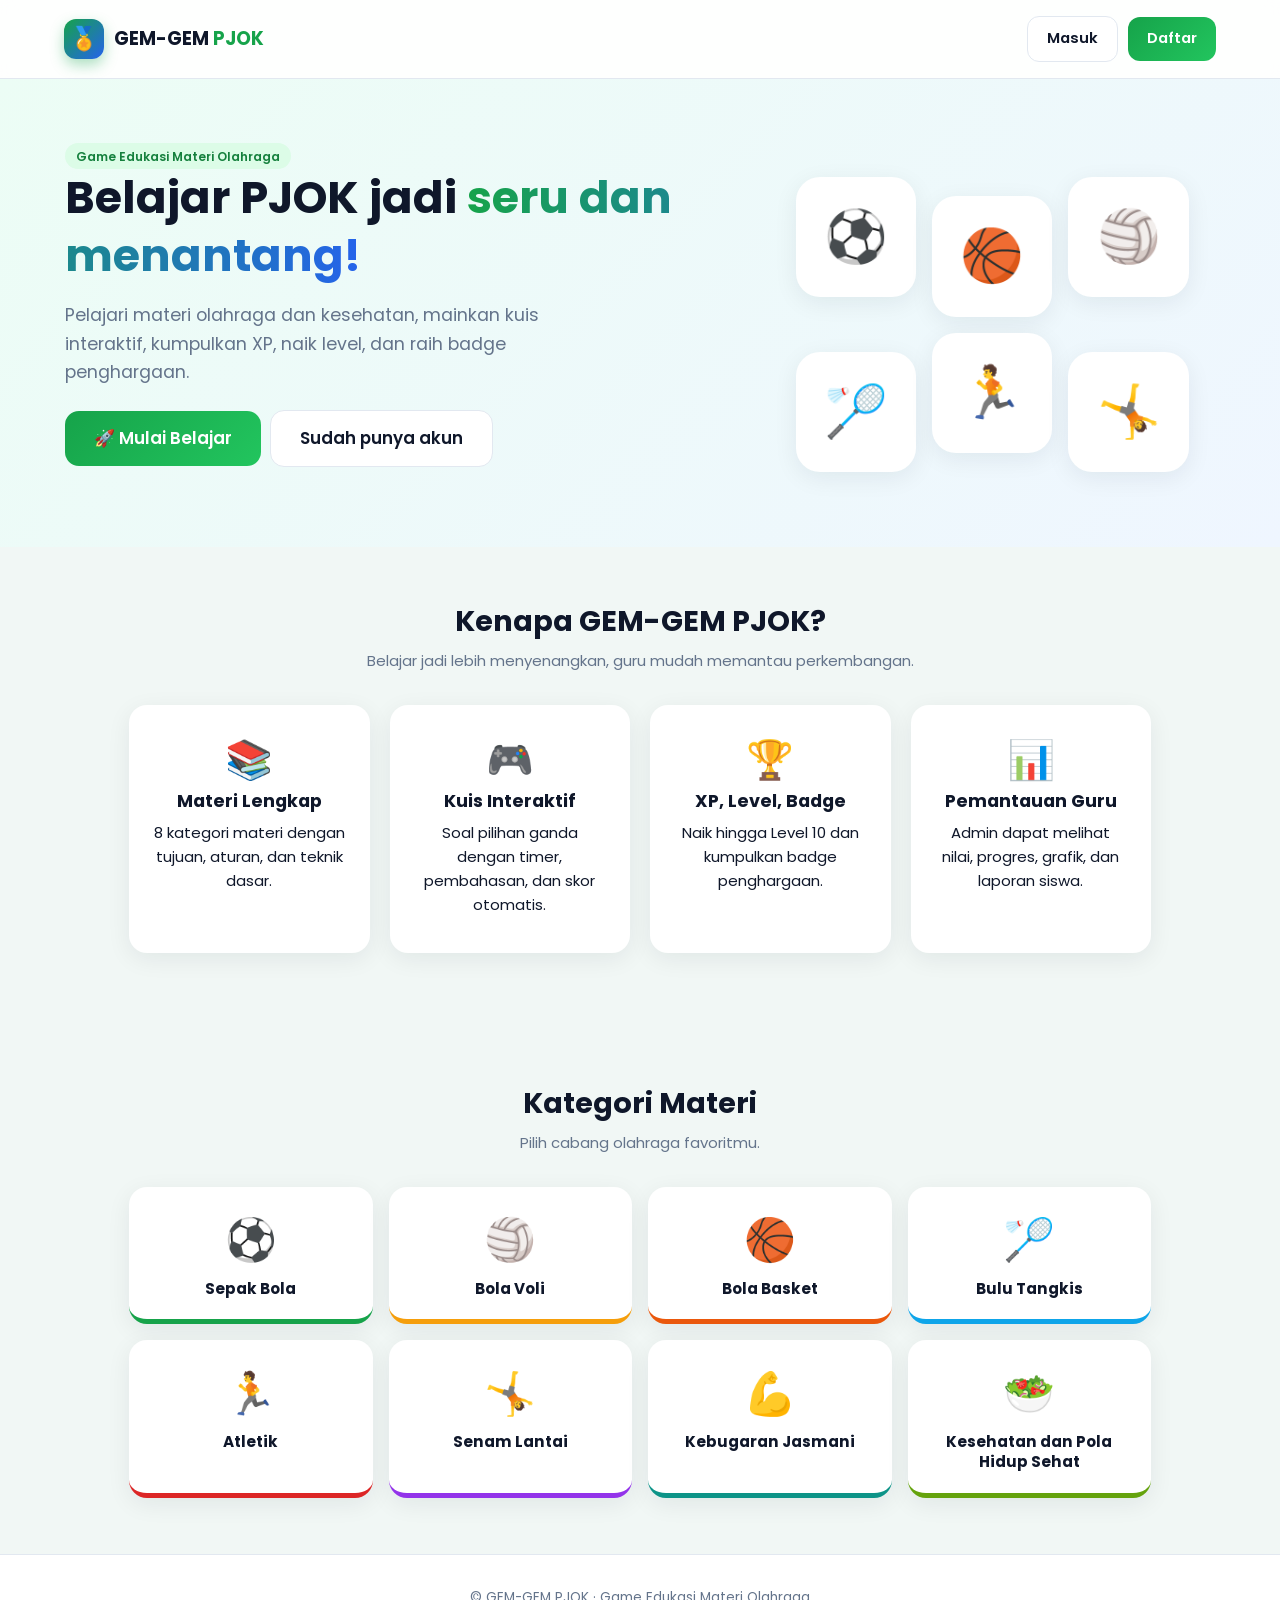
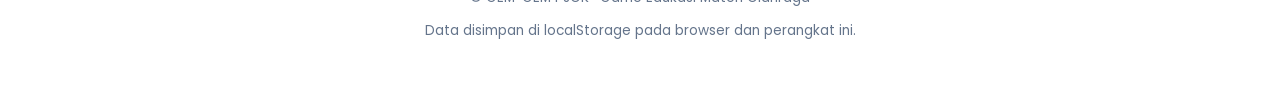
<file: index.html>
<!DOCTYPE html>
<html lang="id">
<head>
<meta charset="UTF-8">
<meta name="viewport" content="width=device-width, initial-scale=1">
<title>GEM-GEM PJOK - Game Edukasi Materi Olahraga</title>
<link rel="preconnect" href="https://fonts.googleapis.com">
<link rel="preconnect" href="https://fonts.gstatic.com" crossorigin>
<link href="https://fonts.googleapis.com/css2?family=Poppins:wght@400;500;600;700;800&display=swap" rel="stylesheet">
<link rel="stylesheet" href="assets/css/style.css">
</head>
<body data-page="home" data-base="">
<header class="site-nav">
  <a class="brand" href="index.html"><span class="brand-logo">🏅</span><span>GEM-GEM <b>PJOK</b></span></a>
  <div id="navCta" class="btn-row">
    <a class="btn btn-ghost" href="login.html">Masuk</a>
    <a class="btn btn-primary" href="register.html">Daftar</a>
  </div>
</header>

<section class="hero">
  <div class="hero-inner">
    <div>
      <span class="badge badge-green">Game Edukasi Materi Olahraga</span>
      <h1>Belajar PJOK jadi <span>seru dan menantang!</span></h1>
      <p class="lead">Pelajari materi olahraga dan kesehatan, mainkan kuis interaktif, kumpulkan XP, naik level, dan raih badge penghargaan.</p>
      <div class="btn-row" id="ctaArea">
        <a class="btn btn-primary btn-lg" href="register.html">🚀 Mulai Belajar</a>
        <a class="btn btn-ghost btn-lg" href="login.html">Sudah punya akun</a>
      </div>
    </div>
    <div class="hero-art"><span>⚽</span><span>🏀</span><span>🏐</span><span>🏸</span><span>🏃</span><span>🤸</span></div>
  </div>
</section>

<section class="section">
  <h2>Kenapa GEM-GEM PJOK?</h2>
  <p class="sub">Belajar jadi lebih menyenangkan, guru mudah memantau perkembangan.</p>
  <div class="grid grid-4">
    <div class="feature-card"><div class="f-ico">📚</div><h3>Materi Lengkap</h3><p>8 kategori materi dengan tujuan, aturan, dan teknik dasar.</p></div>
    <div class="feature-card"><div class="f-ico">🎮</div><h3>Kuis Interaktif</h3><p>Soal pilihan ganda dengan timer, pembahasan, dan skor otomatis.</p></div>
    <div class="feature-card"><div class="f-ico">🏆</div><h3>XP, Level, Badge</h3><p>Naik hingga Level 10 dan kumpulkan badge penghargaan.</p></div>
    <div class="feature-card"><div class="f-ico">📊</div><h3>Pemantauan Guru</h3><p>Admin dapat melihat nilai, progres, grafik, dan laporan siswa.</p></div>
  </div>
</section>

<section class="section">
  <h2>Kategori Materi</h2>
  <p class="sub">Pilih cabang olahraga favoritmu.</p>
  <div class="cats" id="kategoriList"></div>
</section>

<footer class="site-footer">
  <p>© GEM-GEM PJOK · Game Edukasi Materi Olahraga</p>
  <p>Data disimpan di localStorage pada browser dan perangkat ini.</p>
</footer>
<script src="assets/js/data.js"></script>
<script src="assets/js/database.js"></script>
<script src="assets/js/ui.js"></script>
<script src="assets/js/auth.js"></script>
</body>
</html>
</file>
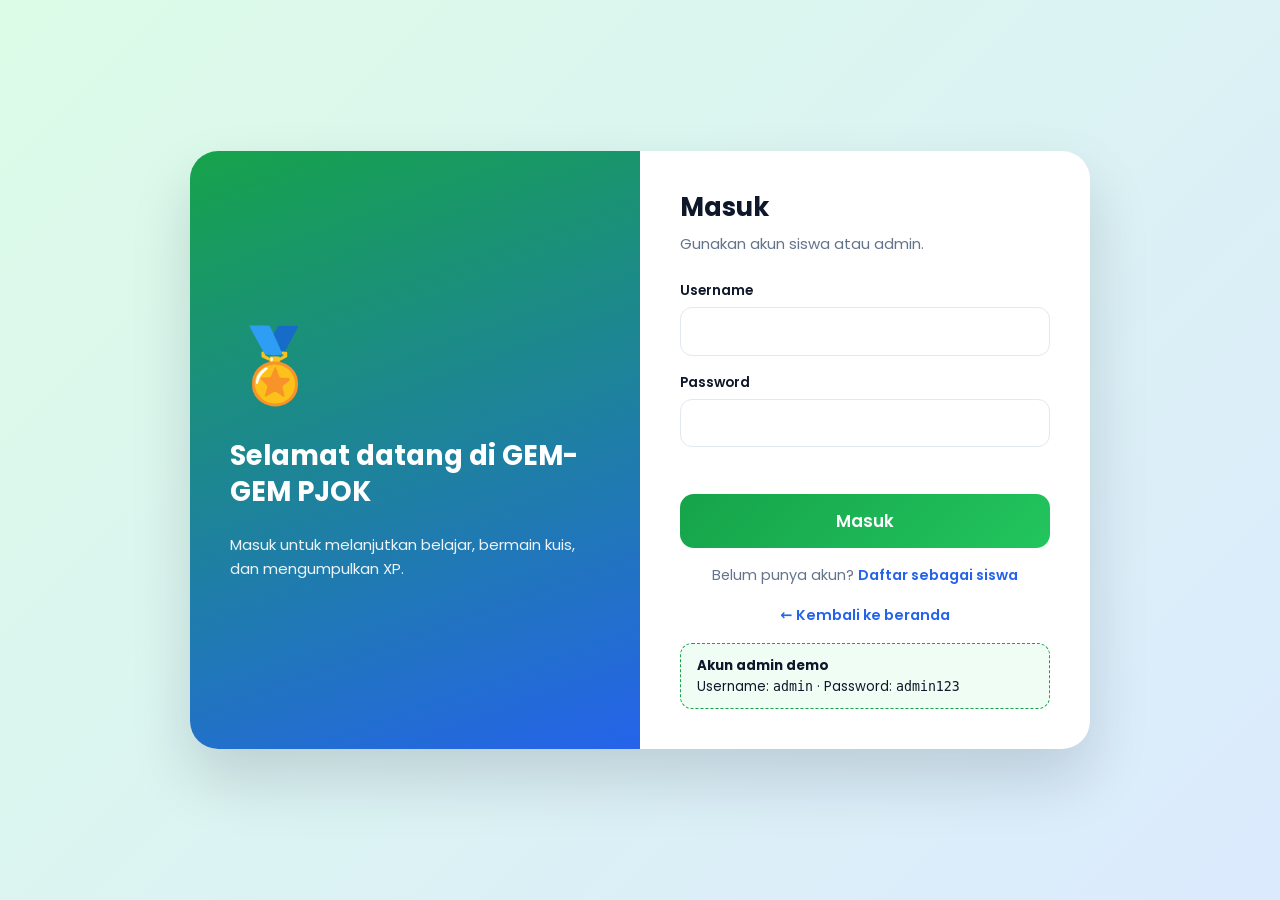
<file: login.html>
<!DOCTYPE html>
<html lang="id">
<head>
<meta charset="UTF-8">
<meta name="viewport" content="width=device-width, initial-scale=1">
<title>Masuk - GEM-GEM PJOK</title>
<link rel="preconnect" href="https://fonts.googleapis.com">
<link rel="preconnect" href="https://fonts.gstatic.com" crossorigin>
<link href="https://fonts.googleapis.com/css2?family=Poppins:wght@400;500;600;700;800&display=swap" rel="stylesheet">
<link rel="stylesheet" href="assets/css/style.css">
</head>
<body data-page="login" data-base="">
<main class="auth-page">
  <div class="auth-card">
    <div class="auth-side">
      <div class="big">🏅</div>
      <h2>Selamat datang di GEM-GEM PJOK</h2>
      <p>Masuk untuk melanjutkan belajar, bermain kuis, dan mengumpulkan XP.</p>
    </div>
    <div class="auth-form">
      <h1>Masuk</h1>
      <p class="sub">Gunakan akun siswa atau admin.</p>
      <form id="loginForm" novalidate>
        <label class="field"><span>Username</span><input type="text" name="username" autocomplete="username" required></label>
        <label class="field"><span>Password</span><input type="password" name="password" autocomplete="current-password" required></label>
        <p class="form-error" id="formError"></p>
        <button class="btn btn-primary btn-block btn-lg" type="submit">Masuk</button>
      </form>
      <p class="alt">Belum punya akun? <a class="link" href="register.html">Daftar sebagai siswa</a></p>
      <p class="alt"><a class="link" href="index.html">← Kembali ke beranda</a></p>
      <div class="demo-box"><b>Akun admin demo</b><br>Username: <code>admin</code> · Password: <code>admin123</code></div>
    </div>
  </div>
</main>
<script src="assets/js/data.js"></script>
<script src="assets/js/database.js"></script>
<script src="assets/js/ui.js"></script>
<script src="assets/js/auth.js"></script>
</body>
</html>
</file>
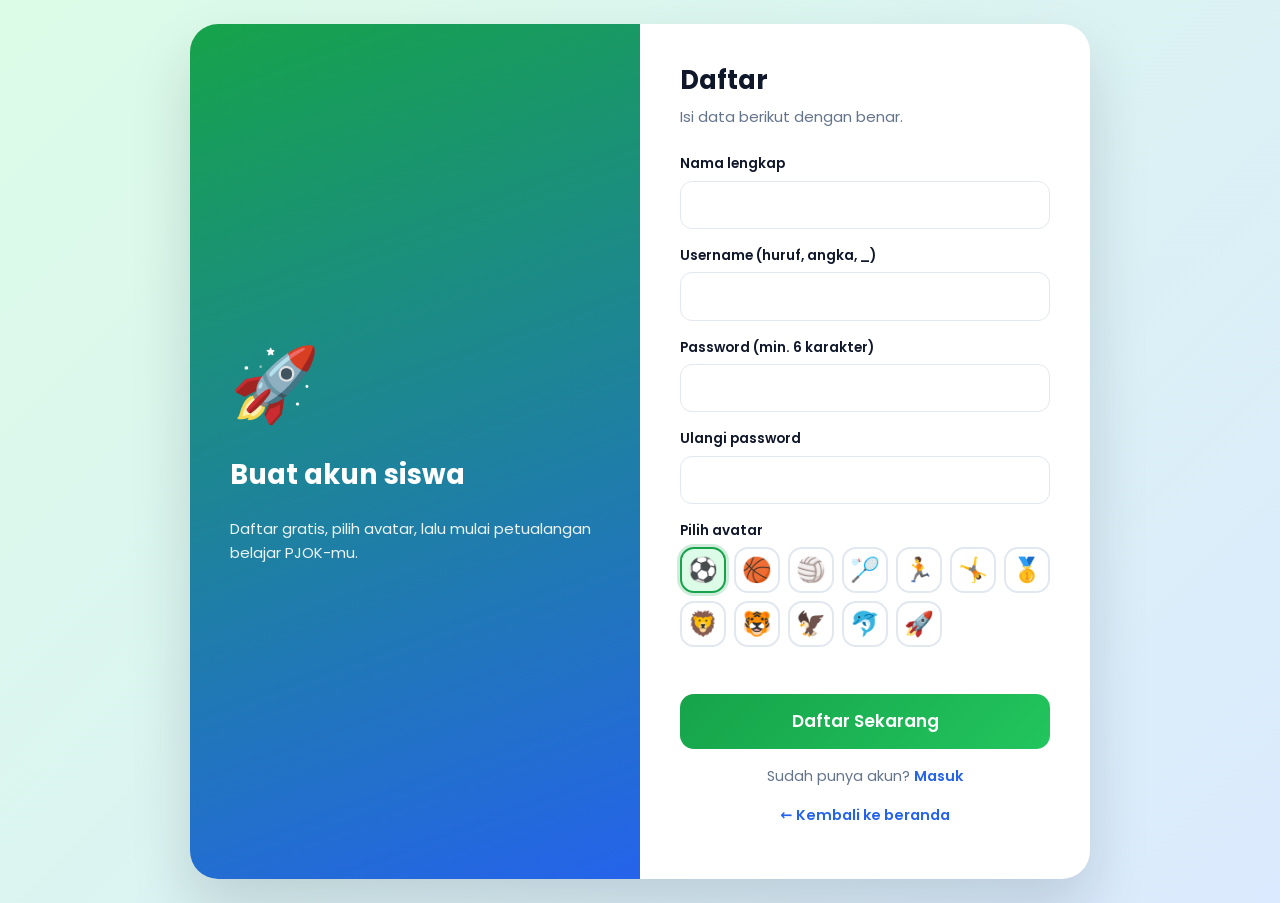
<file: register.html>
<!DOCTYPE html>
<html lang="id">
<head>
<meta charset="UTF-8">
<meta name="viewport" content="width=device-width, initial-scale=1">
<title>Daftar - GEM-GEM PJOK</title>
<link rel="preconnect" href="https://fonts.googleapis.com">
<link rel="preconnect" href="https://fonts.gstatic.com" crossorigin>
<link href="https://fonts.googleapis.com/css2?family=Poppins:wght@400;500;600;700;800&display=swap" rel="stylesheet">
<link rel="stylesheet" href="assets/css/style.css">
</head>
<body data-page="register" data-base="">
<main class="auth-page">
  <div class="auth-card">
    <div class="auth-side">
      <div class="big">🚀</div>
      <h2>Buat akun siswa</h2>
      <p>Daftar gratis, pilih avatar, lalu mulai petualangan belajar PJOK-mu.</p>
    </div>
    <div class="auth-form">
      <h1>Daftar</h1>
      <p class="sub">Isi data berikut dengan benar.</p>
      <form id="registerForm" novalidate>
        <label class="field"><span>Nama lengkap</span><input type="text" name="nama" maxlength="50" required></label>
        <label class="field"><span>Username (huruf, angka, _)</span><input type="text" name="username" autocomplete="username" maxlength="20" required></label>
        <label class="field"><span>Password (min. 6 karakter)</span><input type="password" name="password" autocomplete="new-password" required></label>
        <label class="field"><span>Ulangi password</span><input type="password" name="confirm" autocomplete="new-password" required></label>
        <div class="field"><span>Pilih avatar</span><div class="avatar-picker" id="avatarPicker"></div></div>
        <p class="form-error" id="formError"></p>
        <button class="btn btn-primary btn-block btn-lg" type="submit">Daftar Sekarang</button>
      </form>
      <p class="alt">Sudah punya akun? <a class="link" href="login.html">Masuk</a></p>
      <p class="alt"><a class="link" href="index.html">← Kembali ke beranda</a></p>
    </div>
  </div>
</main>
<script src="assets/js/data.js"></script>
<script src="assets/js/database.js"></script>
<script src="assets/js/ui.js"></script>
<script src="assets/js/auth.js"></script>
</body>
</html>
</file>
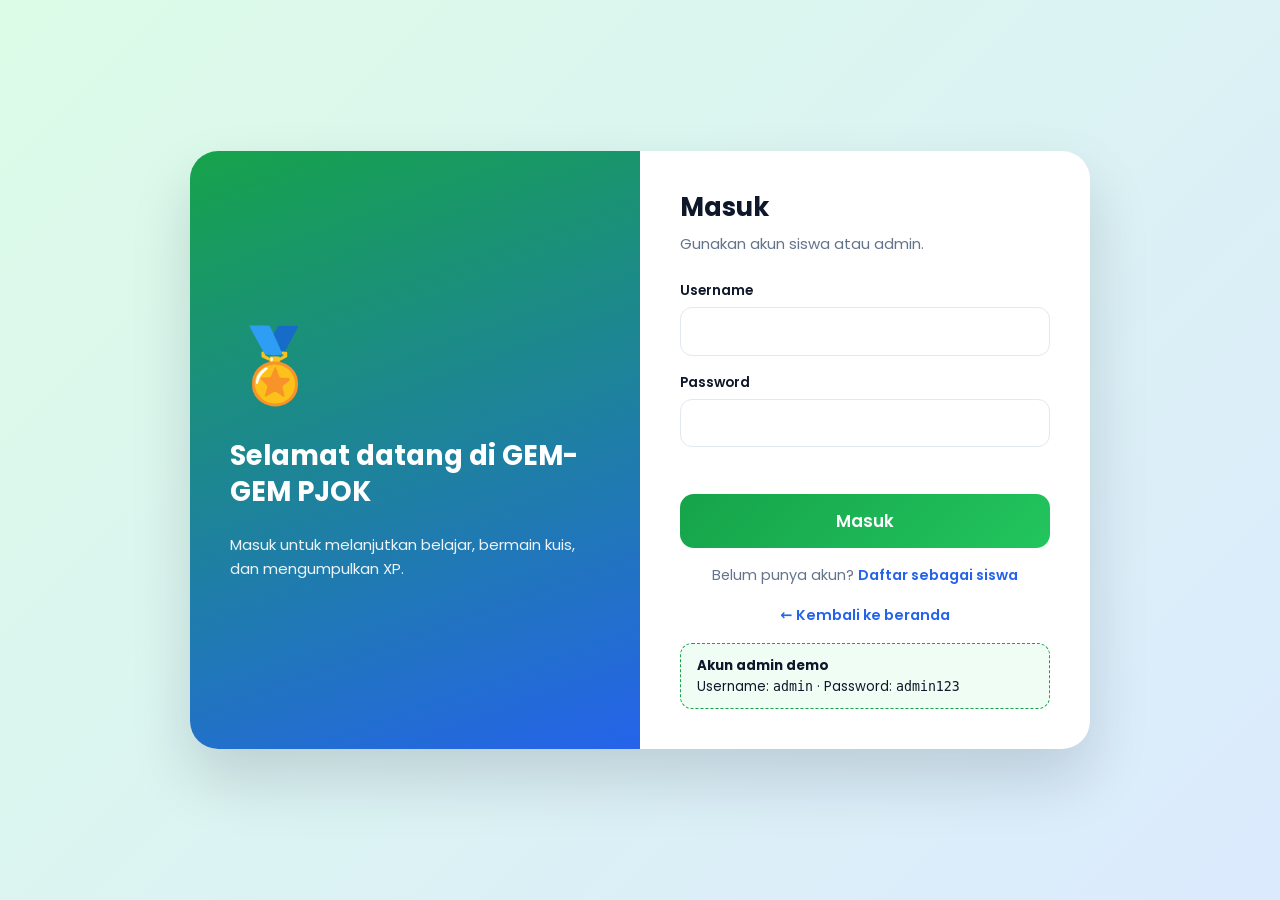
<file: admin/dashboard.html>
<!DOCTYPE html>
<html lang="id">
<head>
<meta charset="UTF-8">
<meta name="viewport" content="width=device-width, initial-scale=1">
<title>Dashboard Admin - GEM-GEM PJOK</title>
<link rel="preconnect" href="https://fonts.googleapis.com">
<link rel="preconnect" href="https://fonts.gstatic.com" crossorigin>
<link href="https://fonts.googleapis.com/css2?family=Poppins:wght@400;500;600;700;800&display=swap" rel="stylesheet">
<link rel="stylesheet" href="../assets/css/style.css">
</head>
<body data-page="dashboard" data-base="../">
<div id="root"></div>
<script src="../assets/js/data.js"></script>
<script src="../assets/js/database.js"></script>
<script src="../assets/js/ui.js"></script>
<script src="../assets/js/auth.js"></script>
<script src="../assets/js/game.js"></script>
<script src="../assets/js/admin.js"></script>
</body>
</html>
</file>
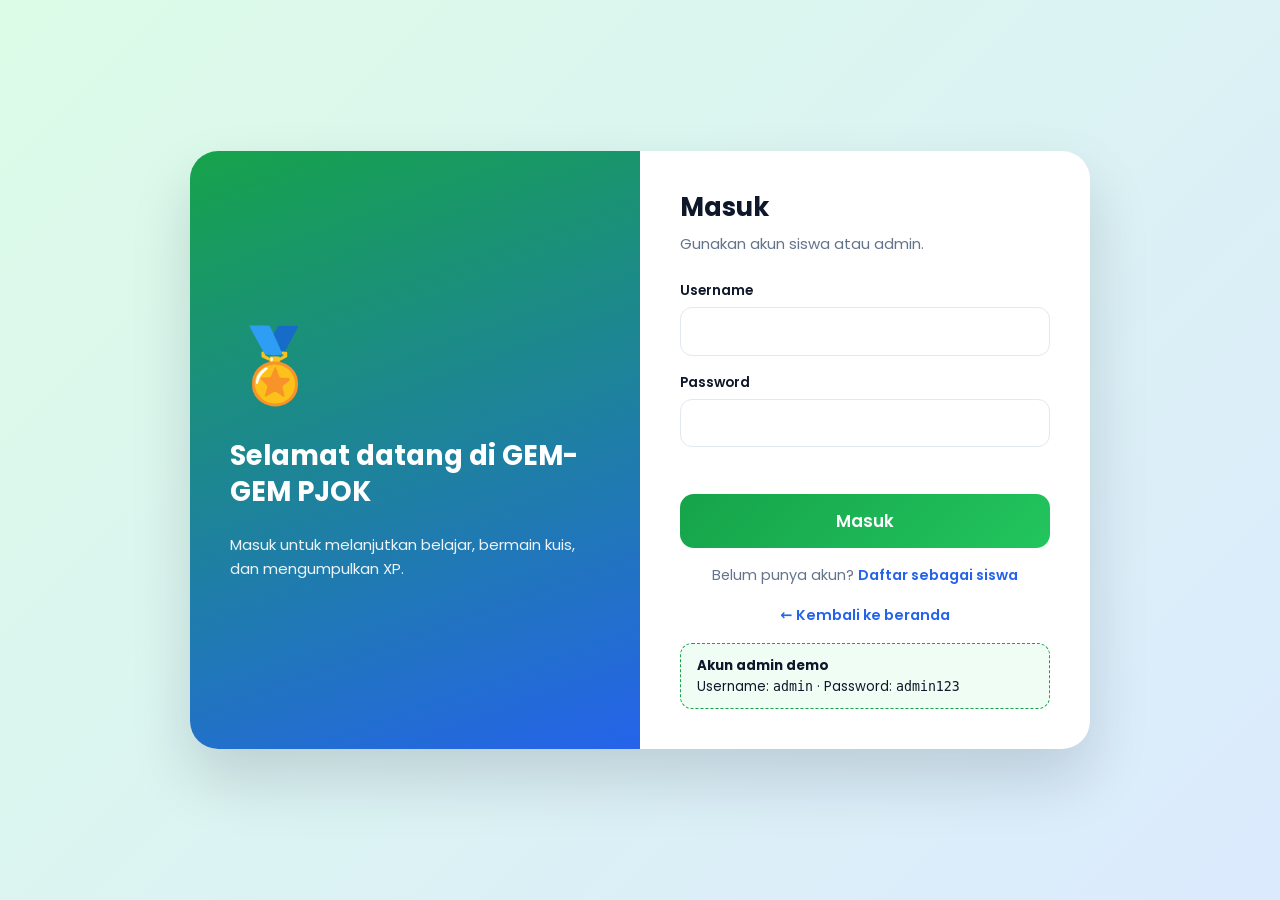
<file: admin/laporan.html>
<!DOCTYPE html>
<html lang="id">
<head>
<meta charset="UTF-8">
<meta name="viewport" content="width=device-width, initial-scale=1">
<title>Laporan - GEM-GEM PJOK</title>
<link rel="preconnect" href="https://fonts.googleapis.com">
<link rel="preconnect" href="https://fonts.gstatic.com" crossorigin>
<link href="https://fonts.googleapis.com/css2?family=Poppins:wght@400;500;600;700;800&display=swap" rel="stylesheet">
<link rel="stylesheet" href="../assets/css/style.css">
</head>
<body data-page="laporan" data-base="../">
<div id="root"></div>
<script src="../assets/js/data.js"></script>
<script src="../assets/js/database.js"></script>
<script src="../assets/js/ui.js"></script>
<script src="../assets/js/auth.js"></script>
<script src="../assets/js/game.js"></script>
<script src="../assets/js/admin.js"></script>
</body>
</html>
</file>
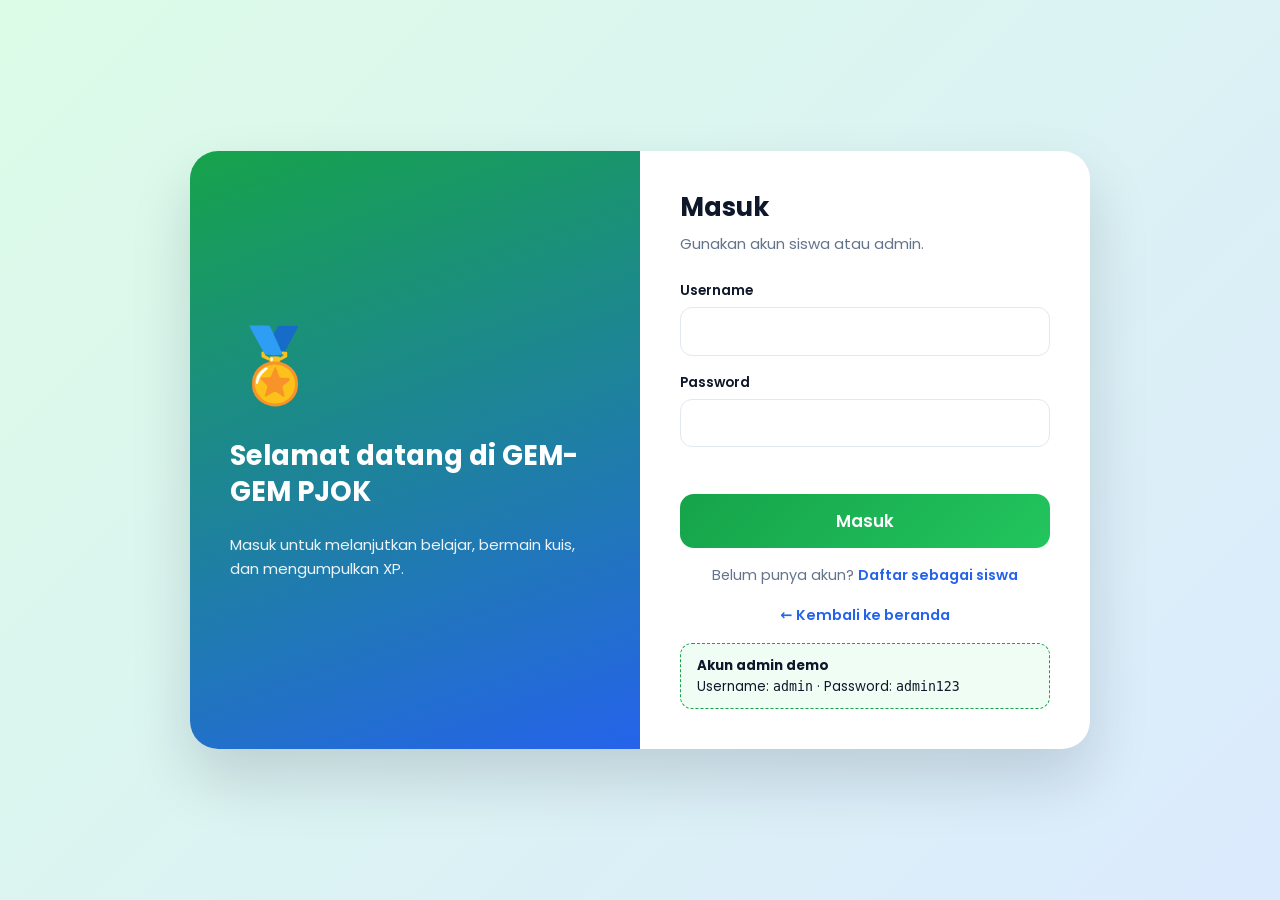
<file: admin/materi.html>
<!DOCTYPE html>
<html lang="id">
<head>
<meta charset="UTF-8">
<meta name="viewport" content="width=device-width, initial-scale=1">
<title>Kelola Materi - GEM-GEM PJOK</title>
<link rel="preconnect" href="https://fonts.googleapis.com">
<link rel="preconnect" href="https://fonts.gstatic.com" crossorigin>
<link href="https://fonts.googleapis.com/css2?family=Poppins:wght@400;500;600;700;800&display=swap" rel="stylesheet">
<link rel="stylesheet" href="../assets/css/style.css">
</head>
<body data-page="materi" data-base="../">
<div id="root"></div>
<script src="../assets/js/data.js"></script>
<script src="../assets/js/database.js"></script>
<script src="../assets/js/ui.js"></script>
<script src="../assets/js/auth.js"></script>
<script src="../assets/js/game.js"></script>
<script src="../assets/js/admin.js"></script>
</body>
</html>
</file>
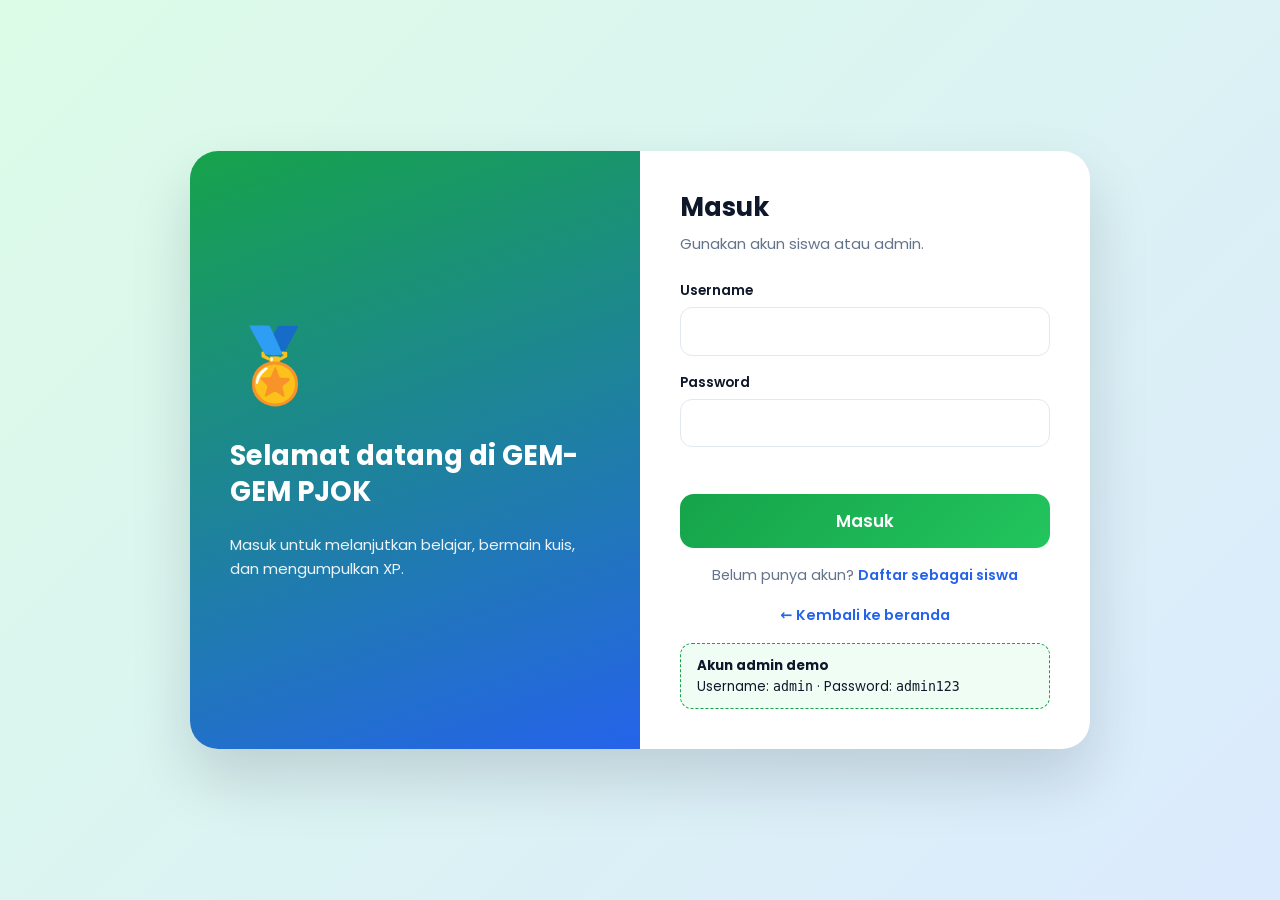
<file: admin/siswa.html>
<!DOCTYPE html>
<html lang="id">
<head>
<meta charset="UTF-8">
<meta name="viewport" content="width=device-width, initial-scale=1">
<title>Pemantauan Siswa - GEM-GEM PJOK</title>
<link rel="preconnect" href="https://fonts.googleapis.com">
<link rel="preconnect" href="https://fonts.gstatic.com" crossorigin>
<link href="https://fonts.googleapis.com/css2?family=Poppins:wght@400;500;600;700;800&display=swap" rel="stylesheet">
<link rel="stylesheet" href="../assets/css/style.css">
</head>
<body data-page="siswa" data-base="../">
<div id="root"></div>
<script src="../assets/js/data.js"></script>
<script src="../assets/js/database.js"></script>
<script src="../assets/js/ui.js"></script>
<script src="../assets/js/auth.js"></script>
<script src="../assets/js/game.js"></script>
<script src="../assets/js/admin.js"></script>
</body>
</html>
</file>
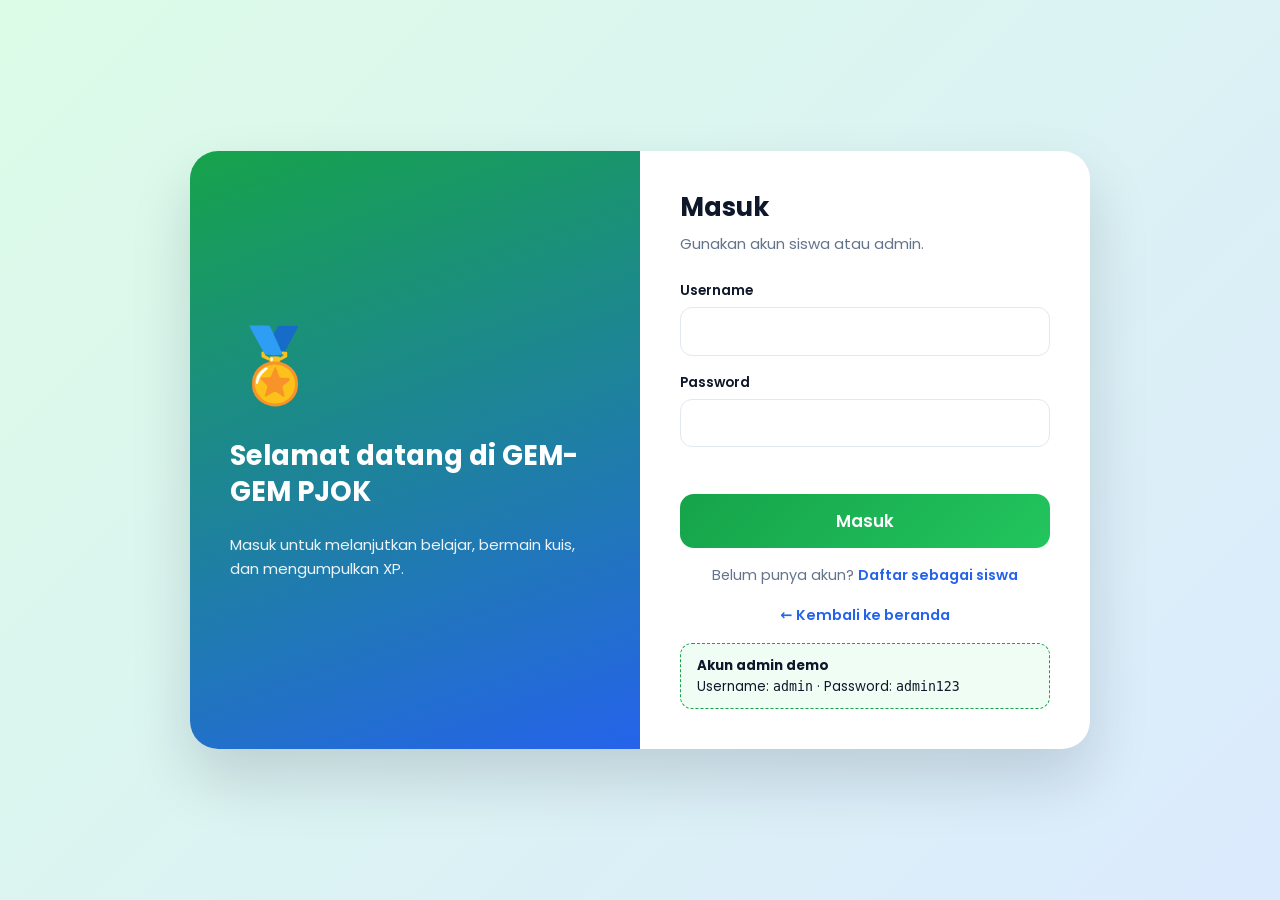
<file: admin/soal.html>
<!DOCTYPE html>
<html lang="id">
<head>
<meta charset="UTF-8">
<meta name="viewport" content="width=device-width, initial-scale=1">
<title>Bank Soal - GEM-GEM PJOK</title>
<link rel="preconnect" href="https://fonts.googleapis.com">
<link rel="preconnect" href="https://fonts.gstatic.com" crossorigin>
<link href="https://fonts.googleapis.com/css2?family=Poppins:wght@400;500;600;700;800&display=swap" rel="stylesheet">
<link rel="stylesheet" href="../assets/css/style.css">
</head>
<body data-page="soal" data-base="../">
<div id="root"></div>
<script src="../assets/js/data.js"></script>
<script src="../assets/js/database.js"></script>
<script src="../assets/js/ui.js"></script>
<script src="../assets/js/auth.js"></script>
<script src="../assets/js/game.js"></script>
<script src="../assets/js/admin.js"></script>
</body>
</html>
</file>
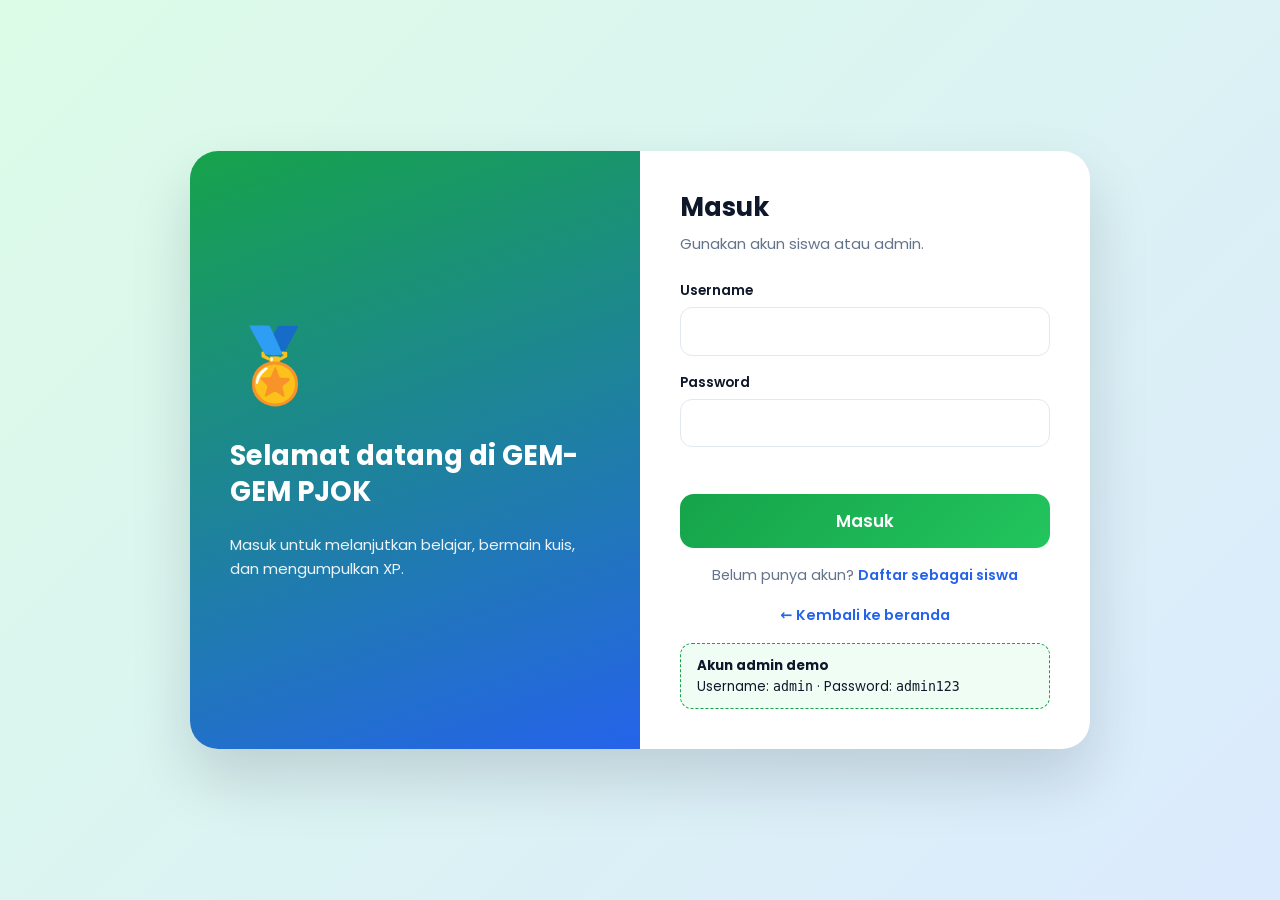
<file: siswa/dashboard.html>
<!DOCTYPE html>
<html lang="id">
<head>
<meta charset="UTF-8">
<meta name="viewport" content="width=device-width, initial-scale=1">
<title>Beranda Siswa - GEM-GEM PJOK</title>
<link rel="preconnect" href="https://fonts.googleapis.com">
<link rel="preconnect" href="https://fonts.gstatic.com" crossorigin>
<link href="https://fonts.googleapis.com/css2?family=Poppins:wght@400;500;600;700;800&display=swap" rel="stylesheet">
<link rel="stylesheet" href="../assets/css/style.css">
</head>
<body data-page="dashboard" data-base="../">
<div id="root"></div>
<script src="../assets/js/data.js"></script>
<script src="../assets/js/database.js"></script>
<script src="../assets/js/ui.js"></script>
<script src="../assets/js/auth.js"></script>
<script src="../assets/js/game.js"></script>
<script src="../assets/js/siswa.js"></script>
</body>
</html>
</file>
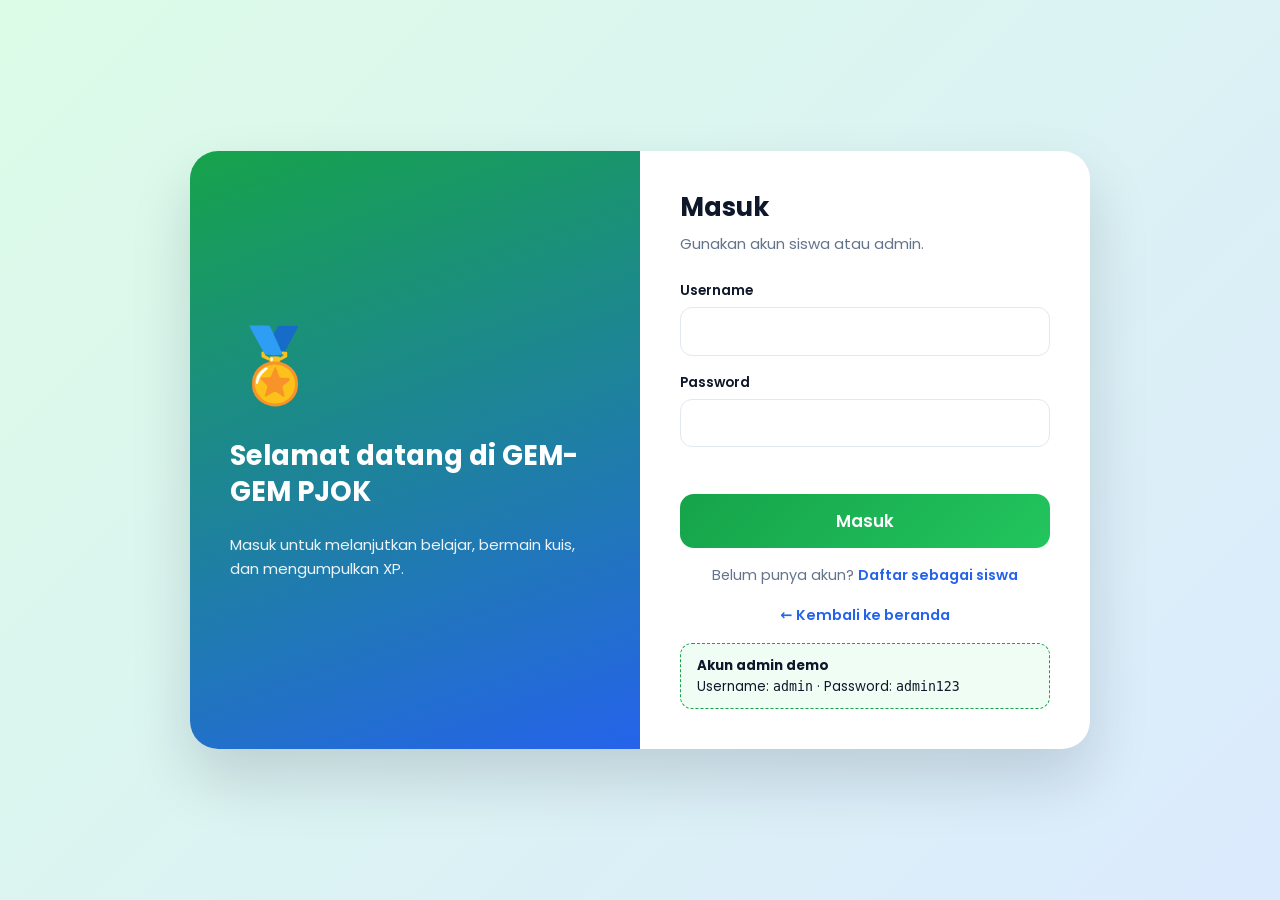
<file: siswa/hasil.html>
<!DOCTYPE html>
<html lang="id">
<head>
<meta charset="UTF-8">
<meta name="viewport" content="width=device-width, initial-scale=1">
<title>Hasil dan Riwayat - GEM-GEM PJOK</title>
<link rel="preconnect" href="https://fonts.googleapis.com">
<link rel="preconnect" href="https://fonts.gstatic.com" crossorigin>
<link href="https://fonts.googleapis.com/css2?family=Poppins:wght@400;500;600;700;800&display=swap" rel="stylesheet">
<link rel="stylesheet" href="../assets/css/style.css">
</head>
<body data-page="hasil" data-base="../">
<div id="root"></div>
<script src="../assets/js/data.js"></script>
<script src="../assets/js/database.js"></script>
<script src="../assets/js/ui.js"></script>
<script src="../assets/js/auth.js"></script>
<script src="../assets/js/game.js"></script>
<script src="../assets/js/siswa.js"></script>
</body>
</html>
</file>
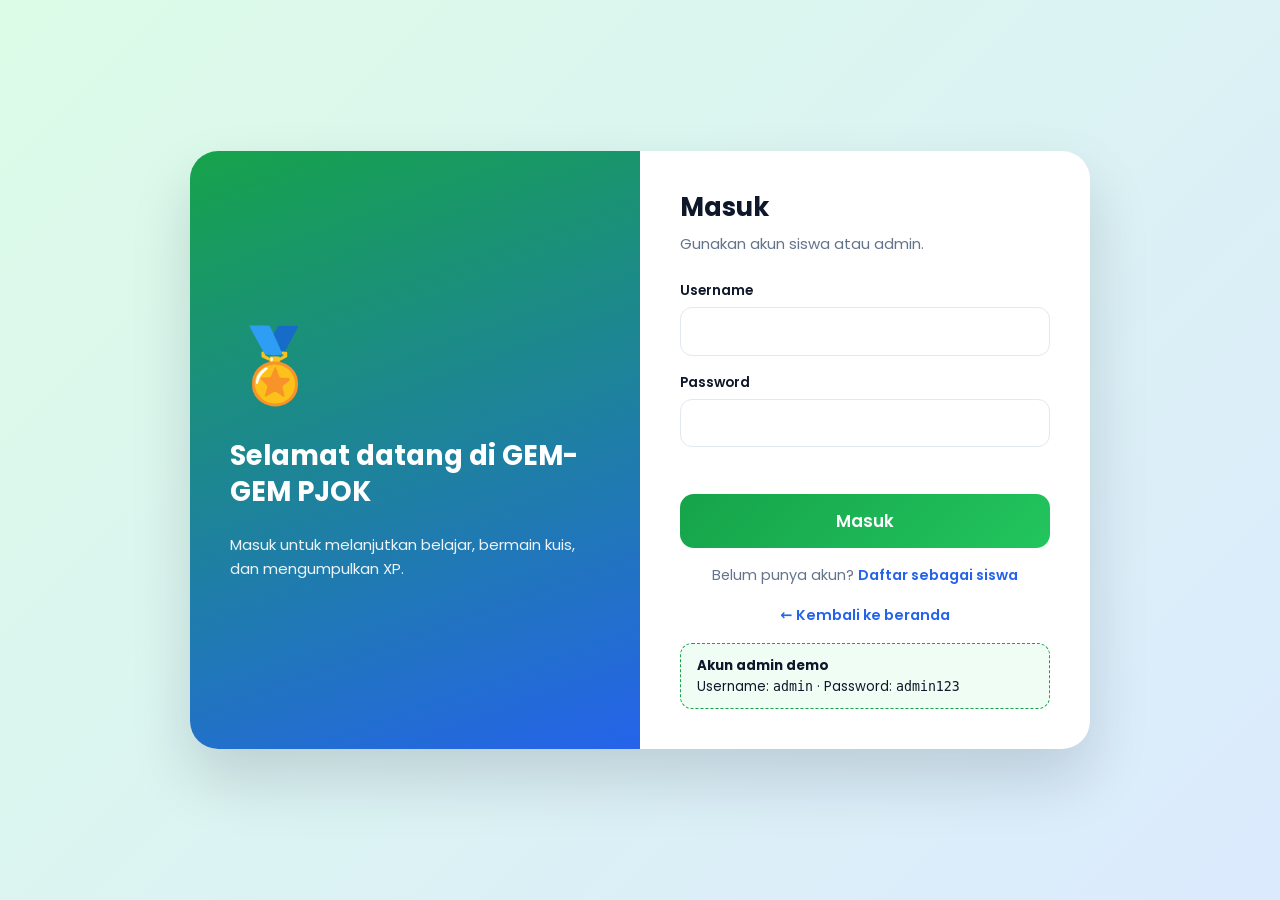
<file: siswa/kuis.html>
<!DOCTYPE html>
<html lang="id">
<head>
<meta charset="UTF-8">
<meta name="viewport" content="width=device-width, initial-scale=1">
<title>Kuis - GEM-GEM PJOK</title>
<link rel="preconnect" href="https://fonts.googleapis.com">
<link rel="preconnect" href="https://fonts.gstatic.com" crossorigin>
<link href="https://fonts.googleapis.com/css2?family=Poppins:wght@400;500;600;700;800&display=swap" rel="stylesheet">
<link rel="stylesheet" href="../assets/css/style.css">
</head>
<body data-page="kuis" data-base="../">
<div id="root"></div>
<script src="../assets/js/data.js"></script>
<script src="../assets/js/database.js"></script>
<script src="../assets/js/ui.js"></script>
<script src="../assets/js/auth.js"></script>
<script src="../assets/js/game.js"></script>
<script src="../assets/js/siswa.js"></script>
</body>
</html>
</file>
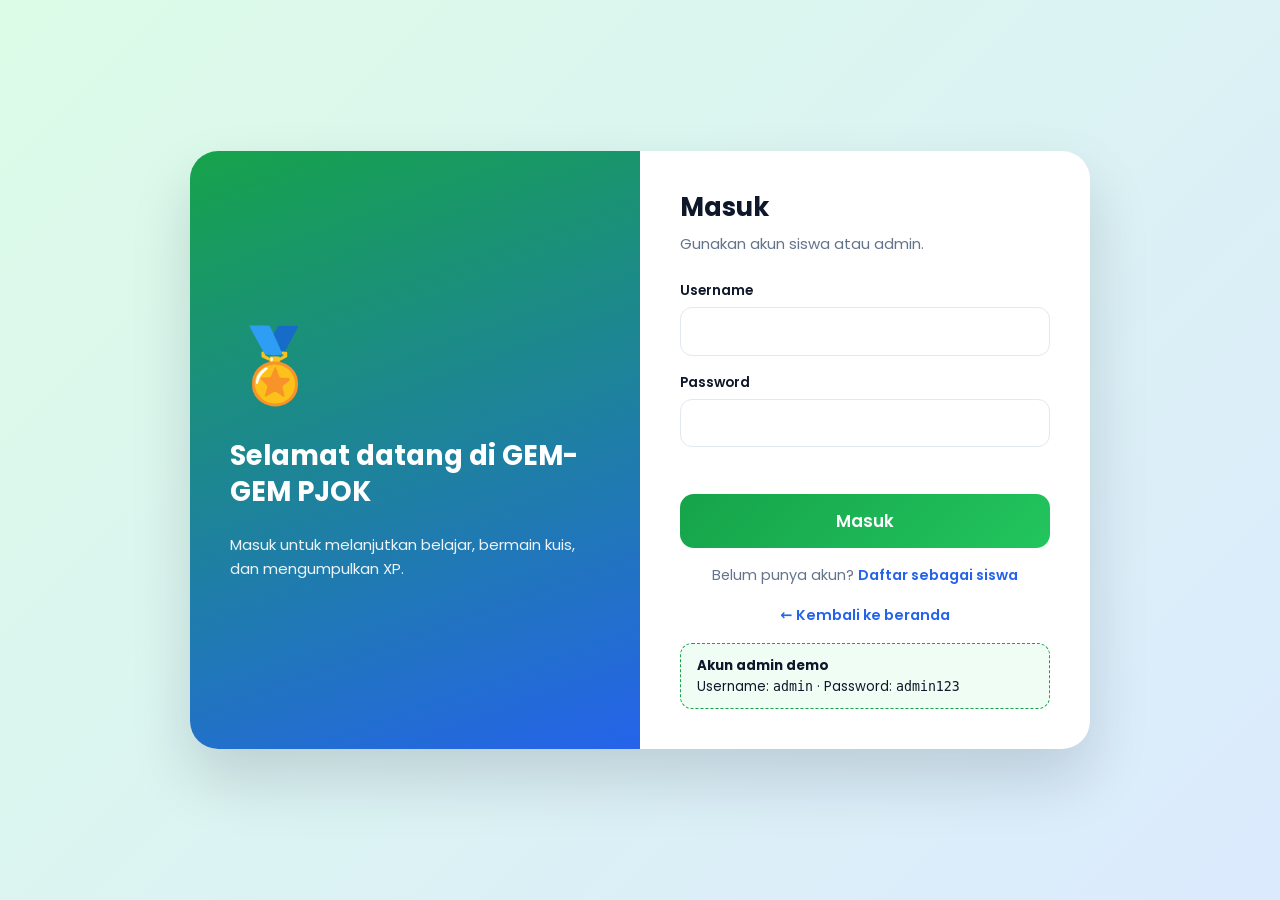
<file: siswa/materi.html>
<!DOCTYPE html>
<html lang="id">
<head>
<meta charset="UTF-8">
<meta name="viewport" content="width=device-width, initial-scale=1">
<title>Materi - GEM-GEM PJOK</title>
<link rel="preconnect" href="https://fonts.googleapis.com">
<link rel="preconnect" href="https://fonts.gstatic.com" crossorigin>
<link href="https://fonts.googleapis.com/css2?family=Poppins:wght@400;500;600;700;800&display=swap" rel="stylesheet">
<link rel="stylesheet" href="../assets/css/style.css">
</head>
<body data-page="materi" data-base="../">
<div id="root"></div>
<script src="../assets/js/data.js"></script>
<script src="../assets/js/database.js"></script>
<script src="../assets/js/ui.js"></script>
<script src="../assets/js/auth.js"></script>
<script src="../assets/js/game.js"></script>
<script src="../assets/js/siswa.js"></script>
</body>
</html>
</file>
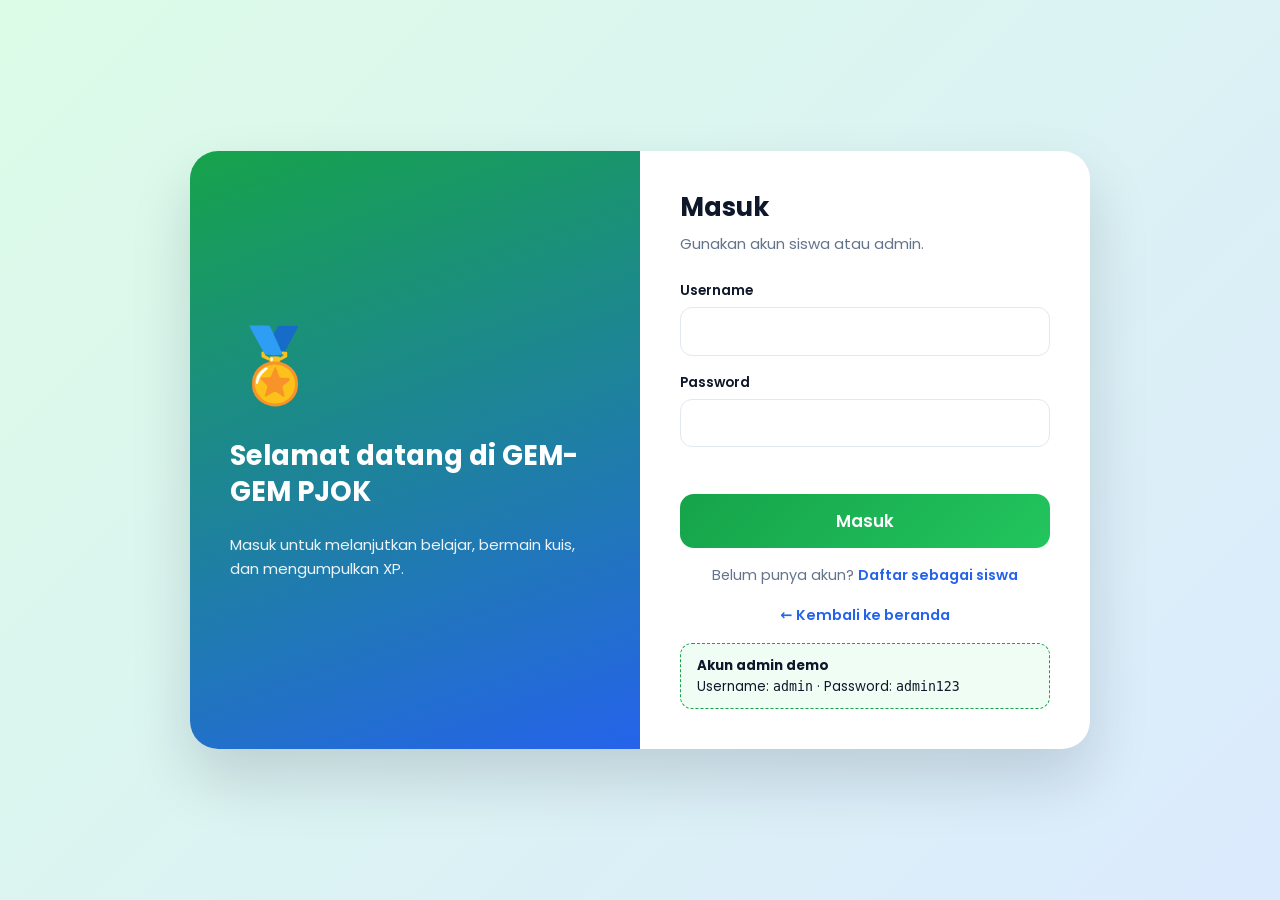
<file: siswa/profil.html>
<!DOCTYPE html>
<html lang="id">
<head>
<meta charset="UTF-8">
<meta name="viewport" content="width=device-width, initial-scale=1">
<title>Profil - GEM-GEM PJOK</title>
<link rel="preconnect" href="https://fonts.googleapis.com">
<link rel="preconnect" href="https://fonts.gstatic.com" crossorigin>
<link href="https://fonts.googleapis.com/css2?family=Poppins:wght@400;500;600;700;800&display=swap" rel="stylesheet">
<link rel="stylesheet" href="../assets/css/style.css">
</head>
<body data-page="profil" data-base="../">
<div id="root"></div>
<script src="../assets/js/data.js"></script>
<script src="../assets/js/database.js"></script>
<script src="../assets/js/ui.js"></script>
<script src="../assets/js/auth.js"></script>
<script src="../assets/js/game.js"></script>
<script src="../assets/js/siswa.js"></script>
</body>
</html>
</file>
<file: assets/css/style.css>
/* =====================================================
   GEM-GEM PJOK - style.css
   Tema: hijau, biru, putih. Modern, bersih, responsif.
   ===================================================== */

:root {
  --green: #16a34a;
  --green-dark: #15803d;
  --green-soft: #dcfce7;
  --blue: #2563eb;
  --blue-dark: #1d4ed8;
  --blue-soft: #dbeafe;
  --teal: #0d9488;
  --orange: #ea580c;
  --purple: #7c3aed;
  --red: #dc2626;
  --yellow: #d97706;
  --bg: #f1f7f5;
  --card: #ffffff;
  --text: #0f172a;
  --muted: #64748b;
  --border: #e2e8f0;
  --radius: 18px;
  --shadow: 0 6px 24px rgba(15, 23, 42, 0.07);
  --font: "Poppins", "Segoe UI", system-ui, -apple-system, Roboto, Arial, sans-serif;
}

* { box-sizing: border-box; }
html { scroll-behavior: smooth; }
body {
  margin: 0;
  font-family: var(--font);
  background: var(--bg);
  color: var(--text);
  line-height: 1.6;
  font-size: 15px;
}
body.modal-open { overflow: hidden; }
h1, h2, h3, h4 { margin: 0 0 .5rem; line-height: 1.3; }
h2 { font-size: 1.5rem; }
h3 { font-size: 1.1rem; }
h4 { font-size: 1rem; }
p { margin: 0 0 .75rem; }
a { color: inherit; text-decoration: none; }
img { max-width: 100%; }
button { font-family: inherit; }
.link { color: var(--blue); font-weight: 600; cursor: pointer; }
.link:hover { text-decoration: underline; }
.back { display: inline-block; margin-bottom: 1rem; }
.hint { color: var(--muted); font-size: .85rem; }
.mt { margin-top: 1.25rem; }
.nowrap { white-space: nowrap; }
.page-desc { color: var(--muted); margin-bottom: 1.25rem; }

/* ---------- Tombol ---------- */
.btn {
  display: inline-flex; align-items: center; justify-content: center; gap: .4rem;
  padding: .65rem 1.2rem; border: 0; border-radius: 12px; font-weight: 600; font-size: .92rem;
  cursor: pointer; transition: transform .15s, box-shadow .15s, background .15s; white-space: nowrap;
}
.btn:hover { transform: translateY(-2px); box-shadow: 0 8px 18px rgba(15, 23, 42, .15); }
.btn:active { transform: translateY(0); }
.btn:disabled { opacity: .6; cursor: not-allowed; transform: none; }
.btn-primary { background: linear-gradient(135deg, var(--green), #22c55e); color: #fff; }
.btn-secondary { background: linear-gradient(135deg, var(--blue), #3b82f6); color: #fff; }
.btn-ghost { background: #fff; color: var(--text); border: 1.5px solid var(--border); }
.btn-ghost:hover { border-color: var(--green); color: var(--green-dark); }
.btn-danger { background: var(--red); color: #fff; }
.btn-danger-soft { background: #fee2e2; color: var(--red); }
.btn-white { background: #fff; color: var(--green-dark); }
.btn-outline-light { background: transparent; color: #fff; border: 2px solid rgba(255, 255, 255, .7); }
.btn-sm { padding: .35rem .8rem; font-size: .8rem; border-radius: 9px; }
.btn-lg { padding: .9rem 1.8rem; font-size: 1.05rem; border-radius: 14px; }
.btn-block { width: 100%; }
.btn-row { display: flex; gap: .6rem; flex-wrap: wrap; align-items: center; }

/* ---------- Layout aplikasi ---------- */
.app-shell { display: flex; min-height: 100vh; }
.sidebar {
  width: 260px; background: #fff; border-right: 1px solid var(--border); padding: 1.25rem 1rem;
  display: flex; flex-direction: column; position: fixed; inset: 0 auto 0 0; z-index: 40;
  transition: transform .3s;
}
.brand { display: flex; align-items: center; gap: .6rem; font-weight: 700; font-size: 1.15rem; padding: .25rem .5rem 1.25rem; }
.brand b { color: var(--green); }
.brand-logo {
  width: 40px; height: 40px; border-radius: 12px; display: grid; place-items: center; font-size: 1.4rem;
  background: linear-gradient(135deg, var(--green), var(--blue)); box-shadow: 0 6px 14px rgba(22, 163, 74, .35);
}
.nav { display: flex; flex-direction: column; gap: .25rem; flex: 1; }
.nav a {
  display: flex; align-items: center; gap: .75rem; padding: .7rem .9rem; border-radius: 12px;
  color: var(--muted); font-weight: 500; transition: background .2s, color .2s, transform .2s;
}
.nav a:hover { background: var(--green-soft); color: var(--green-dark); transform: translateX(3px); }
.nav a.active { background: linear-gradient(135deg, var(--green), #22c55e); color: #fff; box-shadow: 0 6px 14px rgba(22, 163, 74, .3); }
.nav-ico { font-size: 1.15rem; width: 1.5rem; text-align: center; }
.sidebar-foot { border-top: 1px solid var(--border); padding-top: 1rem; display: grid; gap: .75rem; }
.user-chip { display: flex; align-items: center; gap: .65rem; }
.user-chip strong { display: block; font-size: .9rem; line-height: 1.2; word-break: break-word; }
.user-chip small { color: var(--muted); }
.avatar {
  width: 42px; height: 42px; border-radius: 50%; display: inline-grid; place-items: center; flex: none;
  background: linear-gradient(135deg, var(--green-soft), var(--blue-soft)); font-size: 1.35rem;
}
.avatar.sm { width: 30px; height: 30px; font-size: 1rem; }
.avatar.xl { width: 76px; height: 76px; font-size: 2.4rem; border: 3px solid rgba(255, 255, 255, .8); }
.main { flex: 1; margin-left: 260px; min-width: 0; }
.topbar { display: flex; align-items: center; gap: .75rem; padding: 1rem 1.75rem; background: rgba(255, 255, 255, .85); backdrop-filter: blur(8px); position: sticky; top: 0; z-index: 20; border-bottom: 1px solid var(--border); }
.topbar h1 { font-size: 1.25rem; margin: 0; }
.menu-toggle { display: none; background: #fff; border: 1.5px solid var(--border); border-radius: 10px; font-size: 1.2rem; padding: .3rem .7rem; cursor: pointer; }
.sidebar-overlay { display: none; }
.content { padding: 1.5rem 1.75rem 3rem; max-width: 1280px; animation: fadeUp .45s ease; }

/* ---------- Kartu dan grid ---------- */
.card { background: var(--card); border-radius: var(--radius); box-shadow: var(--shadow); padding: 1.4rem; margin-bottom: 1.25rem; }
.card-head { display: flex; justify-content: space-between; align-items: center; gap: 1rem; flex-wrap: wrap; margin-bottom: .75rem; }
.card-head h3 { margin: 0; }
.grid { display: grid; gap: 1.25rem; margin-bottom: 1.25rem; }
.grid > .card { margin-bottom: 0; }
.grid-2 { grid-template-columns: repeat(2, 1fr); }
.grid-3 { grid-template-columns: repeat(3, 1fr); }
.grid-4 { grid-template-columns: repeat(4, 1fr); }
.grid-5 { grid-template-columns: repeat(5, 1fr); }

.stat-card { background: #fff; border-radius: var(--radius); box-shadow: var(--shadow); padding: 1.1rem; display: flex; align-items: center; gap: .9rem; transition: transform .2s; }
.stat-card:hover { transform: translateY(-4px); }
.stat-card small { color: var(--muted); display: block; font-size: .78rem; }
.stat-card b { font-size: 1.5rem; line-height: 1.2; }
.stat-ico { width: 52px; height: 52px; border-radius: 14px; display: grid; place-items: center; font-size: 1.6rem; flex: none; }
.stat-card.green .stat-ico { background: var(--green-soft); }
.stat-card.blue .stat-ico { background: var(--blue-soft); }
.stat-card.teal .stat-ico { background: #ccfbf1; }
.stat-card.orange .stat-ico { background: #ffedd5; }
.stat-card.purple .stat-ico { background: #ede9fe; }
.mini-stat { background: #f8fafc; border-radius: 14px; padding: .9rem; text-align: center; border: 1px solid var(--border); }
.mini-stat b { display: block; font-size: 1.4rem; }
.mini-stat small { color: var(--muted); }
.hl { background: linear-gradient(135deg, #ecfdf5, #eff6ff); }
.hl.low { background: linear-gradient(135deg, #fff7ed, #fef2f2); }
.hl small { color: var(--muted); display: block; }
.big-num { font-size: 2.6rem; display: block; line-height: 1.1; color: var(--green-dark); }
.hl.low .big-num { color: var(--orange); }
.notice { background: var(--blue-soft); color: #1e3a8a; padding: .9rem 1.1rem; border-radius: 14px; margin-bottom: 1.25rem; font-size: .88rem; }

/* ---------- Hero siswa ---------- */
.hero-card {
  background: linear-gradient(135deg, var(--green) 0%, #0ea5a4 55%, var(--blue) 100%); color: #fff;
  border-radius: 24px; padding: 1.6rem; display: grid; grid-template-columns: 1fr 1fr; gap: 1.5rem; align-items: center;
  margin-bottom: 1.25rem; box-shadow: 0 14px 30px rgba(14, 165, 164, .3);
}
.hero-left { display: flex; align-items: center; gap: 1rem; }
.hero-left h2 { margin: 0; color: #fff; }
.muted-light { opacity: .85; margin: 0; font-size: .85rem; }
.level-chip { display: inline-block; margin-top: .35rem; background: rgba(255, 255, 255, .22); padding: .2rem .8rem; border-radius: 99px; font-size: .82rem; font-weight: 600; }
.xp-row { display: flex; justify-content: space-between; font-size: .85rem; margin-bottom: .4rem; font-weight: 600; }
.hero-actions { display: flex; gap: .6rem; margin-top: 1rem; flex-wrap: wrap; }

/* ---------- Progress ---------- */
.progress { height: 12px; background: #e2e8f0; border-radius: 99px; overflow: hidden; margin: .3rem 0 .9rem; }
.progress-fill { height: 100%; border-radius: 99px; background: linear-gradient(90deg, var(--green), #4ade80); transition: width .8s ease; }
.progress.blue .progress-fill { background: linear-gradient(90deg, var(--blue), #60a5fa); }
.progress.teal .progress-fill { background: linear-gradient(90deg, var(--teal), #2dd4bf); }
.progress.light { background: rgba(255, 255, 255, .3); margin-bottom: 0; }
.progress.light .progress-fill { background: #fff; }
.prog-line { display: flex; justify-content: space-between; gap: 1rem; font-size: .88rem; }
.chal.done .prog-line { color: var(--green-dark); }
.prog-cell { min-width: 120px; }
.prog-cell .progress { margin: 0 0 .15rem; height: 9px; }
.prog-cell small { color: var(--muted); }

/* ---------- Ranking & badge ---------- */
.rank-list { list-style: none; padding: 0; margin: 0; display: grid; gap: .5rem; }
.rank-list li { display: flex; align-items: center; gap: .6rem; padding: .5rem .7rem; border-radius: 12px; background: #f8fafc; }
.rank-list li.me { background: var(--green-soft); outline: 2px solid var(--green); }
.rank-no { width: 28px; text-align: center; font-weight: 700; }
.rank-name { flex: 1; font-weight: 500; overflow: hidden; text-overflow: ellipsis; white-space: nowrap; }
.badge-grid { display: grid; grid-template-columns: repeat(auto-fill, minmax(150px, 1fr)); gap: 1rem; }
.badge-item { text-align: center; padding: 1rem .6rem; border-radius: 16px; border: 2px solid var(--border); display: grid; gap: .15rem; }
.badge-item small { color: var(--muted); font-size: .75rem; }
.badge-ico { font-size: 2.4rem; }
.badge-item.earned { background: linear-gradient(135deg, #fefce8, #ecfdf5); border-color: #facc15; animation: pop .5s; }
.badge-item.locked { filter: grayscale(1); opacity: .55; }

/* ---------- Tabel & label ---------- */
.table-wrap { overflow-x: auto; }
table { width: 100%; border-collapse: collapse; font-size: .88rem; }
th { text-align: left; background: #f8fafc; color: var(--muted); font-weight: 600; padding: .7rem .8rem; white-space: nowrap; border-bottom: 2px solid var(--border); }
td { padding: .7rem .8rem; border-bottom: 1px solid var(--border); vertical-align: middle; }
tr:hover td { background: #fafffd; }
.badge { display: inline-block; padding: .2rem .7rem; border-radius: 99px; font-size: .75rem; font-weight: 600; white-space: nowrap; }
.badge-green { background: var(--green-soft); color: var(--green-dark); }
.badge-blue { background: var(--blue-soft); color: var(--blue-dark); }
.badge-yellow { background: #fef3c7; color: #b45309; }
.badge-red { background: #fee2e2; color: var(--red); }
.badge-gray { background: #f1f5f9; color: var(--muted); }
.score-pill { display: inline-block; min-width: 42px; text-align: center; padding: .15rem .6rem; border-radius: 99px; font-weight: 700; }
.score-pill.good { background: var(--green-soft); color: var(--green-dark); }
.score-pill.mid { background: #fef3c7; color: #b45309; }
.score-pill.low { background: #fee2e2; color: var(--red); }
.ico-cell { font-size: 1.6rem; text-align: center; }
.chip-row { display: flex; flex-wrap: wrap; gap: .5rem; margin-bottom: .75rem; }
.chip { background: var(--green-soft); color: var(--green-dark); padding: .3rem .8rem; border-radius: 99px; font-size: .82rem; font-weight: 500; }
.chip.warn { background: #fef3c7; color: #b45309; }
.empty { text-align: center; padding: 2rem 1rem; color: var(--muted); }
.empty-ico { font-size: 2.6rem; }

/* ---------- Form ---------- */
.field { display: block; margin-bottom: 1rem; }
.field > span { display: block; font-weight: 600; font-size: .85rem; margin-bottom: .35rem; }
input[type="text"], input[type="password"], input[type="search"], input:not([type]), select, textarea {
  width: 100%; padding: .7rem .9rem; border: 1.5px solid var(--border); border-radius: 12px; font: inherit; background: #fff; color: var(--text);
  transition: border-color .2s, box-shadow .2s;
}
input:focus, select:focus, textarea:focus { outline: none; border-color: var(--green); box-shadow: 0 0 0 4px rgba(22, 163, 74, .15); }
input[type="color"] { width: 70px; height: 44px; padding: 3px; border: 1.5px solid var(--border); border-radius: 12px; background: #fff; }
textarea { resize: vertical; }
.form-grid { display: grid; grid-template-columns: 2fr 1fr 1fr; gap: 1rem; }
.form-error { color: var(--red); font-weight: 500; min-height: 1.4rem; margin-bottom: .5rem; font-size: .88rem; }
.toolbar { display: flex; gap: .75rem; flex-wrap: wrap; margin-bottom: 1rem; align-items: center; }
.toolbar input, .toolbar select { width: auto; flex: 1; min-width: 160px; }
.avatar-picker { display: flex; flex-wrap: wrap; gap: .5rem; }
.avatar-option input { position: absolute; opacity: 0; }
.avatar-option { position: relative; cursor: pointer; }
.avatar-option span { display: grid; place-items: center; width: 46px; height: 46px; border-radius: 14px; font-size: 1.5rem; border: 2px solid var(--border); background: #fff; transition: transform .15s; }
.avatar-option:hover span { transform: scale(1.1); }
.avatar-option input:checked + span { border-color: var(--green); background: var(--green-soft); box-shadow: 0 0 0 3px rgba(22, 163, 74, .2); }
.opt-edit { display: flex; align-items: center; gap: .6rem; margin-bottom: .5rem; }
.opt-edit input[type="radio"] { width: 18px; height: 18px; accent-color: var(--green); flex: none; }
.file-btn { cursor: pointer; }

/* ---------- Materi ---------- */
.materi-card { background: #fff; border-radius: var(--radius); box-shadow: var(--shadow); overflow: hidden; display: flex; flex-direction: column; transition: transform .2s, box-shadow .2s; }
.materi-card:hover { transform: translateY(-6px); box-shadow: 0 16px 32px rgba(15, 23, 42, .12); }
.materi-art { height: 120px; display: grid; place-items: center; font-size: 3.6rem; background: linear-gradient(135deg, var(--cat), color-mix(in srgb, var(--cat) 55%, #fff)); }
.materi-art span { filter: drop-shadow(0 6px 8px rgba(0, 0, 0, .25)); animation: float 3s ease-in-out infinite; }
.materi-body { padding: 1rem 1.2rem 1.3rem; display: grid; gap: .5rem; }
.materi-body h3 { margin: 0; }
.materi-body p { color: var(--muted); font-size: .85rem; margin: 0; }
.materi-hero { display: flex; gap: 1.5rem; align-items: center; padding: 1.6rem; border-radius: 24px; color: #fff; margin-bottom: 1.25rem; background: linear-gradient(135deg, var(--cat), color-mix(in srgb, var(--cat) 50%, #1e3a8a)); box-shadow: var(--shadow); }
.materi-hero h2 { color: #fff; }
.materi-hero p { margin: 0; opacity: .95; }
.materi-hero-art { font-size: 5rem; filter: drop-shadow(0 8px 12px rgba(0, 0, 0, .3)); animation: float 3s ease-in-out infinite; }
.check-list { list-style: none; padding: 0; margin: 0; display: grid; gap: .5rem; }
.check-list li { padding-left: 1.7rem; position: relative; }
.check-list li::before { content: "✔"; position: absolute; left: 0; color: var(--green); font-weight: 700; }
.action-bar { display: flex; justify-content: space-between; align-items: center; gap: 1rem; flex-wrap: wrap; }
.action-bar p { margin: 0; }

/* ---------- Kuis ---------- */
.quiz-card { background: #fff; border-radius: var(--radius); box-shadow: var(--shadow); padding: 1.3rem; text-align: center; display: grid; gap: .4rem; justify-items: center; border-top: 5px solid var(--cat); transition: transform .2s; }
.quiz-card:hover { transform: translateY(-6px); }
.quiz-card h3 { margin: 0; }
.quiz-card small { color: var(--muted); }
.quiz-ico { font-size: 2.6rem; }
.quiz-ico.big { font-size: 4.5rem; animation: float 3s ease-in-out infinite; }
.quiz-intro { text-align: center; max-width: 560px; margin: 1rem auto; border-top: 6px solid var(--cat); }
.intro-list { list-style: none; padding: 0; margin: 1rem 0 1.5rem; display: grid; gap: .4rem; }
.quiz-box { max-width: 820px; margin: 0 auto; border-top: 6px solid var(--cat); }
.quiz-top { display: flex; flex-wrap: wrap; justify-content: space-between; gap: .6rem; font-size: .88rem; align-items: center; margin-bottom: .6rem; }
.timer-bar { height: 10px; background: #e2e8f0; border-radius: 99px; overflow: hidden; margin-bottom: 1.2rem; }
.timer-fill { height: 100%; width: 100%; background: linear-gradient(90deg, var(--green), #4ade80); transition: width .1s linear; }
.timer-fill.danger { background: linear-gradient(90deg, var(--red), #f97316); }
.q-text { font-size: 1.3rem; margin-bottom: 1.2rem; animation: fadeUp .4s; }
.options { display: grid; gap: .75rem; }
.option { display: flex; align-items: center; gap: .85rem; padding: .9rem 1rem; text-align: left; background: #fff; border: 2px solid var(--border); border-radius: 14px; font-size: 1rem; cursor: pointer; transition: transform .15s, border-color .15s, background .15s; animation: fadeUp .4s backwards; }
.option:nth-child(2) { animation-delay: .05s; } .option:nth-child(3) { animation-delay: .1s; } .option:nth-child(4) { animation-delay: .15s; }
.option:hover:not(:disabled) { border-color: var(--blue); background: #f0f7ff; transform: translateX(4px); }
.option:disabled { cursor: default; }
.opt-letter { width: 34px; height: 34px; border-radius: 10px; background: var(--blue-soft); color: var(--blue-dark); font-weight: 700; display: grid; place-items: center; flex: none; }
.option.correct { border-color: var(--green); background: var(--green-soft); animation: pop .45s; }
.option.correct .opt-letter { background: var(--green); color: #fff; }
.option.wrong { border-color: var(--red); background: #fee2e2; animation: shake .45s; }
.option.wrong .opt-letter { background: var(--red); color: #fff; }
.feedback { margin-top: 1.2rem; padding: 1rem 1.2rem; border-radius: 14px; animation: fadeUp .3s; }
.feedback.ok { background: var(--green-soft); }
.feedback.no { background: #fee2e2; }
.feedback p { margin: .4rem 0 .8rem; }
.result-card { display: flex; gap: 2rem; align-items: center; flex-wrap: wrap; }
.score-ring { width: 160px; height: 160px; border-radius: 50%; display: grid; place-items: center; flex: none; background: conic-gradient(var(--green) var(--deg), #e2e8f0 0); animation: pop .6s; }
.score-ring > div { width: 126px; height: 126px; border-radius: 50%; background: #fff; display: grid; place-content: center; text-align: center; }
.score-ring b { font-size: 2.6rem; line-height: 1; }
.score-ring small { color: var(--muted); }
.result-info { flex: 1; min-width: 260px; }
.result-stats { display: flex; gap: 1.5rem; flex-wrap: wrap; margin: 1rem 0; }
.result-stats div { text-align: center; }
.result-stats b { display: block; font-size: 1.3rem; }
.result-stats small { color: var(--muted); }
.review { padding: .9rem 1rem; border-radius: 14px; margin-bottom: .75rem; border-left: 5px solid var(--green); background: #f8fffb; }
.review.no { border-left-color: var(--red); background: #fff7f7; }
.review p { margin: .2rem 0; font-size: .9rem; }
.review-q { display: flex; gap: .5rem; }
.levelup { text-align: center; padding: 1rem 0; }
.levelup-star { font-size: 5rem; animation: spin-pop 1.2s ease; }
.levelup-num { font-size: 2.4rem; font-weight: 800; color: var(--green-dark); animation: pop .8s .3s backwards; }
.confetti { font-size: 2rem; margin-top: .5rem; animation: float 1.5s ease-in-out infinite; }
.profile-head { display: flex; align-items: center; gap: 1rem; margin-bottom: 1.2rem; }
.profile-head .avatar.xl { border-color: var(--green-soft); }
.detail-head { display: flex; align-items: center; gap: 1rem; }
.detail-head .avatar.xl { border-color: var(--green-soft); }
.detail-id h3 { margin: 0; }
.detail-id p { margin: 0 0 .4rem; color: var(--muted); }

/* ---------- Grafik ---------- */
.chart-box { width: 100%; }
.chart { width: 100%; height: auto; display: block; }
.chart-grid { stroke: #e2e8f0; stroke-width: 1; }
.chart-text { fill: var(--muted); font-size: 11px; font-family: var(--font); }
.chart-line { fill: none; stroke: var(--green); stroke-width: 3; stroke-linejoin: round; stroke-linecap: round; }
.chart-area { fill: rgba(22, 163, 74, .12); }
.chart-dot { fill: #fff; stroke: var(--green); stroke-width: 3; }
.chart-bar { fill: var(--blue); }

/* ---------- Modal & toast ---------- */
.modal-backdrop { position: fixed; inset: 0; background: rgba(15, 23, 42, .55); display: grid; place-items: center; padding: 1rem; z-index: 100; animation: fade .2s; }
.modal { background: #fff; border-radius: 20px; width: 100%; max-width: 520px; max-height: 92vh; display: flex; flex-direction: column; animation: pop .3s; box-shadow: 0 30px 60px rgba(0, 0, 0, .3); }
.modal.wide { max-width: 860px; }
.modal-head { display: flex; justify-content: space-between; align-items: center; gap: 1rem; padding: 1.1rem 1.4rem; border-bottom: 1px solid var(--border); }
.modal-head h3 { margin: 0; }
.modal-body { padding: 1.3rem 1.4rem; overflow-y: auto; }
.modal-foot { padding: 1rem 1.4rem; border-top: 1px solid var(--border); display: flex; justify-content: flex-end; gap: .6rem; }
.icon-btn { background: #f1f5f9; border: 0; width: 34px; height: 34px; border-radius: 10px; cursor: pointer; font-size: 1rem; }
.icon-btn:hover { background: #e2e8f0; }
.toast-root { position: fixed; right: 1rem; bottom: 1rem; display: grid; gap: .5rem; z-index: 200; }
.toast { background: #0f172a; color: #fff; padding: .75rem 1.1rem; border-radius: 12px; box-shadow: var(--shadow); animation: fadeUp .3s; max-width: 320px; }
.toast-success { background: var(--green-dark); }
.toast-error { background: var(--red); }
.toast.hide { opacity: 0; transform: translateY(10px); transition: .3s; }

/* ---------- Halaman publik: beranda ---------- */
.site-nav { display: flex; justify-content: space-between; align-items: center; padding: 1rem 5%; background: rgba(255, 255, 255, .9); backdrop-filter: blur(8px); position: sticky; top: 0; z-index: 30; border-bottom: 1px solid var(--border); }
.site-nav .brand { padding: 0; }
.hero { background: linear-gradient(135deg, #ecfdf5 0%, #eff6ff 100%); padding: 4rem 5% 5rem; position: relative; overflow: hidden; }
.hero-inner { max-width: 1150px; margin: 0 auto; display: grid; grid-template-columns: 1.1fr .9fr; gap: 2rem; align-items: center; }
.hero h1 { font-size: 2.8rem; margin-bottom: 1rem; }
.hero h1 span { background: linear-gradient(90deg, var(--green), var(--blue)); -webkit-background-clip: text; background-clip: text; color: transparent; }
.hero p.lead { font-size: 1.1rem; color: var(--muted); max-width: 520px; }
.hero .btn-row { margin-top: 1.5rem; }
.hero-art { display: grid; grid-template-columns: repeat(3, 1fr); gap: 1rem; max-width: 380px; margin: 0 auto; }
.hero-art span { background: #fff; border-radius: 24px; aspect-ratio: 1; display: grid; place-items: center; font-size: 3.2rem; box-shadow: var(--shadow); animation: float 3s ease-in-out infinite; }
.hero-art span:nth-child(2n) { animation-delay: .6s; margin-top: 1.2rem; }
.hero-art span:nth-child(3n) { animation-delay: 1.1s; }
.section { max-width: 1150px; margin: 0 auto; padding: 3.5rem 5%; }
.section h2 { text-align: center; font-size: 1.8rem; }
.section .sub { text-align: center; color: var(--muted); margin-bottom: 2rem; }
.feature-card { background: #fff; border-radius: var(--radius); box-shadow: var(--shadow); padding: 1.5rem; text-align: center; }
.feature-card .f-ico { font-size: 2.4rem; }
.cats { display: grid; grid-template-columns: repeat(4, 1fr); gap: 1rem; }
.cat-card { background: #fff; border-radius: var(--radius); padding: 1.3rem .8rem; text-align: center; box-shadow: var(--shadow); border-bottom: 5px solid var(--cat); transition: transform .2s; }
.cat-card:hover { transform: translateY(-5px); }
.cat-ico { font-size: 2.6rem; }
.cat-card h3 { font-size: .95rem; margin: .3rem 0 0; }
.site-footer { text-align: center; padding: 2rem 5%; color: var(--muted); font-size: .85rem; border-top: 1px solid var(--border); background: #fff; }

/* ---------- Login & registrasi ---------- */
.auth-page { min-height: 100vh; display: grid; place-items: center; padding: 1.5rem; background: linear-gradient(135deg, #dcfce7, #dbeafe); }
.auth-card { display: grid; grid-template-columns: 1fr 1fr; background: #fff; border-radius: 28px; box-shadow: 0 30px 60px rgba(15, 23, 42, .15); overflow: hidden; max-width: 900px; width: 100%; }
.auth-side { background: linear-gradient(160deg, var(--green), var(--blue)); color: #fff; padding: 2.5rem; display: grid; align-content: center; gap: 1rem; }
.auth-side .big { font-size: 4.5rem; animation: float 3s ease-in-out infinite; }
.auth-side h2 { color: #fff; font-size: 1.7rem; }
.auth-side p { opacity: .92; }
.auth-form { padding: 2.5rem; }
.auth-form h1 { font-size: 1.6rem; }
.auth-form .sub { color: var(--muted); margin-bottom: 1.5rem; }
.auth-form .alt { text-align: center; margin-top: 1rem; font-size: .9rem; color: var(--muted); }
.demo-box { background: #f0fdf4; border: 1px dashed var(--green); border-radius: 12px; padding: .7rem 1rem; font-size: .83rem; margin-top: 1rem; }

/* ---------- Animasi ---------- */
@keyframes fadeUp { from { opacity: 0; transform: translateY(14px); } to { opacity: 1; transform: none; } }
@keyframes fade { from { opacity: 0; } to { opacity: 1; } }
@keyframes pop { 0% { transform: scale(.85); } 60% { transform: scale(1.06); } 100% { transform: scale(1); } }
@keyframes shake { 0%, 100% { transform: translateX(0); } 20% { transform: translateX(-8px); } 40% { transform: translateX(8px); } 60% { transform: translateX(-5px); } 80% { transform: translateX(5px); } }
@keyframes float { 0%, 100% { transform: translateY(0); } 50% { transform: translateY(-8px); } }
@keyframes spin-pop { 0% { transform: scale(0) rotate(-180deg); } 70% { transform: scale(1.25) rotate(20deg); } 100% { transform: scale(1) rotate(0); } }

/* ---------- Responsif ---------- */
@media (max-width: 1200px) {
  .grid-5 { grid-template-columns: repeat(3, 1fr); }
  .grid-4 { grid-template-columns: repeat(2, 1fr); }
}
@media (max-width: 900px) {
  .sidebar { transform: translateX(-100%); box-shadow: 10px 0 30px rgba(0, 0, 0, .15); }
  .sidebar.open { transform: none; }
  .sidebar-overlay.show { display: block; position: fixed; inset: 0; background: rgba(15, 23, 42, .4); z-index: 35; }
  .main { margin-left: 0; }
  .menu-toggle { display: inline-block; }
  .topbar { padding: .8rem 1rem; }
  .content { padding: 1rem 1rem 3rem; }
  .grid-3 { grid-template-columns: repeat(2, 1fr); }
  .hero-card { grid-template-columns: 1fr; }
  .hero-inner { grid-template-columns: 1fr; text-align: center; }
  .hero p.lead { margin: 0 auto; }
  .hero .btn-row { justify-content: center; }
  .hero h1 { font-size: 2.1rem; }
  .cats { grid-template-columns: repeat(2, 1fr); }
  .auth-card { grid-template-columns: 1fr; }
  .auth-side { padding: 1.5rem; }
  .auth-side .big { font-size: 3rem; }
}
@media (max-width: 600px) {
  .grid-2, .grid-3, .grid-4, .grid-5 { grid-template-columns: 1fr; }
  .form-grid { grid-template-columns: 1fr; }
  .materi-hero { flex-direction: column; text-align: center; }
  .q-text { font-size: 1.1rem; }
  .quiz-top { font-size: .8rem; }
  .auth-form { padding: 1.5rem; }
  .cats { grid-template-columns: repeat(2, 1fr); }
}

/* ---------- Cetak ---------- */
@media print {
  .sidebar, .topbar, .no-print, .btn, .toolbar, .toast-root, .notice { display: none !important; }
  .main { margin-left: 0; }
  body { background: #fff; }
  .card { box-shadow: none; border: 1px solid #ddd; break-inside: avoid; }
  .content { padding: 0; }
}
</file>
